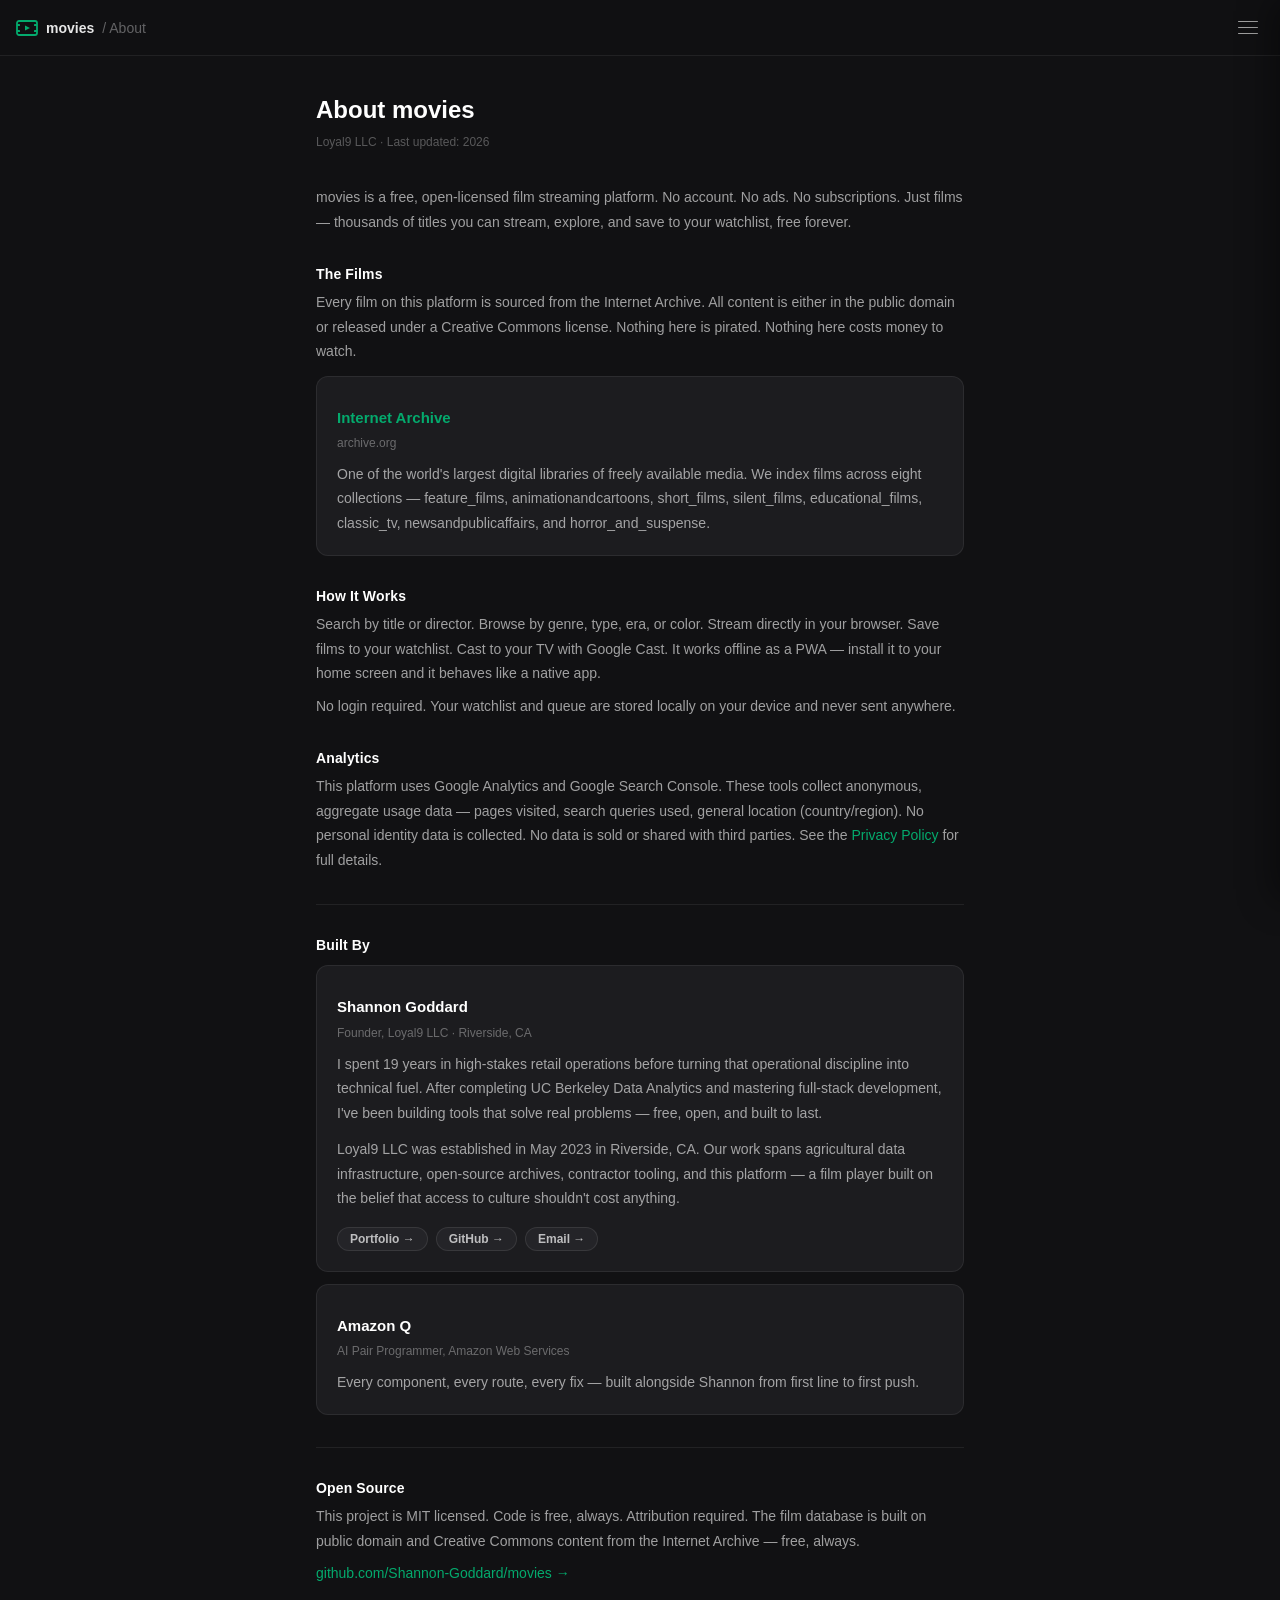
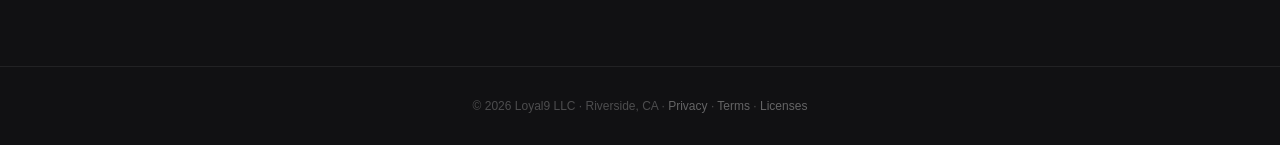
<file: about.html>
<!DOCTYPE html>
<html lang="en">
<head>
  <meta charset="UTF-8" />
  <meta name="viewport" content="width=device-width, initial-scale=1.0" />
  <title>About — movies by Loyal9</title>
  <meta name="description" content="movies is a free, open-licensed film streaming platform built on the Internet Archive. No account required, free forever. Built by Shannon Goddard, Loyal9 LLC." />
  <meta property="og:title" content="About — movies by Loyal9" />
  <meta property="og:description" content="Free, open-licensed films from the Internet Archive. No account, no ads, free forever." />
  <meta property="og:type" content="website" />
  <link rel="icon" href="/movies/icons/icon-192.png" type="image/png" />
  <style>
    *, *::before, *::after { box-sizing: border-box; margin: 0; padding: 0; }
    body { font-family: -apple-system, BlinkMacSystemFont, 'Segoe UI', sans-serif; background: #111113; color: #e5e5e5; min-height: 100vh; overflow-x: hidden; }
    a { color: #04AA6D; text-decoration: none; }
    a:hover { text-decoration: underline; }
    header { position: sticky; top: 0; z-index: 40; height: 56px; display: flex; align-items: center; justify-content: space-between; padding: 0 1rem; background: rgba(17,17,19,0.92); backdrop-filter: blur(16px); border-bottom: 1px solid rgba(255,255,255,0.07); }
    .wordmark { display: flex; align-items: center; gap: 8px; font-size: 0.875rem; font-weight: 600; color: rgba(255,255,255,0.9); text-decoration: none; }
    .wordmark span.sub { color: rgba(255,255,255,0.35); font-weight: 400; }
    main { max-width: 680px; margin: 0 auto; padding: 2.5rem 1rem 5rem; }
    h1 { font-size: 1.5rem; font-weight: 800; color: #fff; margin-bottom: 0.25rem; }
    .meta { font-size: 0.75rem; color: rgba(255,255,255,0.3); margin-bottom: 2rem; }
    h2 { font-size: 0.875rem; font-weight: 700; color: #fff; margin-top: 2rem; margin-bottom: 0.5rem; letter-spacing: 0.01em; }
    p { font-size: 0.875rem; color: rgba(255,255,255,0.6); line-height: 1.75; margin-top: 0.5rem; }
    .card { background: #1c1c1f; border: 1px solid rgba(255,255,255,0.07); border-radius: 0.75rem; padding: 1.25rem; margin-top: 0.75rem; }
    .card-title { font-size: 0.9375rem; font-weight: 700; color: #fff; }
    .card-sub { font-size: 0.75rem; color: rgba(255,255,255,0.35); margin-top: 0.125rem; }
    .pill-row { display: flex; flex-wrap: wrap; gap: 0.5rem; margin-top: 1rem; }
    .pill { font-size: 0.75rem; font-weight: 600; color: rgba(255,255,255,0.7); background: #242428; border: 1px solid rgba(255,255,255,0.09); border-radius: 9999px; padding: 0.25rem 0.75rem; text-decoration: none; }
    .pill:hover { color: #fff; text-decoration: none; border-color: rgba(255,255,255,0.2); }
    .divider { border: none; border-top: 1px solid rgba(255,255,255,0.07); margin: 2rem 0; }
    footer { text-align: center; padding: 2rem 1rem; font-size: 0.75rem; color: rgba(255,255,255,0.25); border-top: 1px solid rgba(255,255,255,0.07); }
    footer a { color: rgba(255,255,255,0.35); }
    #menuOverlay { display: none; position: fixed; inset: 0; background: rgba(0,0,0,0.5); backdrop-filter: blur(4px); z-index: 50; }
    #menuDrawer { position: fixed; top: 0; right: 0; height: 100%; width: 256px; background: #1c1c1f; border-left: 1px solid rgba(255,255,255,0.08); z-index: 51; display: flex; flex-direction: column; transform: translateX(100%); transition: transform 0.3s ease; box-shadow: -8px 0 32px rgba(0,0,0,0.4); }
    .drawer-header { display: flex; align-items: center; justify-content: space-between; padding: 1rem 1.25rem; border-bottom: 1px solid rgba(255,255,255,0.08); }
    .drawer-header span { font-size: 0.875rem; font-weight: 600; color: rgba(255,255,255,0.8); }
    .drawer-close { background: none; border: none; cursor: pointer; color: rgba(255,255,255,0.4); padding: 4px; }
    .drawer-close:hover { color: #fff; }
    .drawer-nav { flex: 1; padding: 0.75rem 0.5rem; overflow-y: auto; }
    .drawer-link { display: flex; align-items: center; gap: 0.75rem; padding: 0.625rem 1rem; border-radius: 0.5rem; font-size: 0.875rem; color: rgba(255,255,255,0.6); text-decoration: none; transition: background 0.15s, color 0.15s; }
    .drawer-link:hover { background: #242428; color: #fff; text-decoration: none; }
    .drawer-link.muted { color: rgba(255,255,255,0.35); }
    .drawer-divider { border: none; border-top: 1px solid rgba(255,255,255,0.07); margin: 0.5rem 0.5rem; }
    .drawer-footer { padding: 1rem; border-top: 1px solid rgba(255,255,255,0.07); }
    .beer-btn { display: flex; align-items: center; justify-content: center; gap: 0.5rem; width: 100%; padding: 0.625rem; border-radius: 0.5rem; font-size: 0.875rem; font-weight: 600; color: #04AA6D; background: rgba(4,170,109,0.12); border: 1px solid rgba(4,170,109,0.3); text-decoration: none; transition: opacity 0.15s; }
    .beer-btn:hover { opacity: 0.8; text-decoration: none; }
    .hamburger { background: none; border: none; cursor: pointer; display: flex; flex-direction: column; gap: 5px; padding: 6px; color: rgba(255,255,255,0.6); }
    .hamburger:hover { color: #fff; }
    .hamburger span { display: block; width: 20px; height: 1px; background: currentColor; border-radius: 1px; }
  </style>
</head>
<body>

  <header>
    <a href="/movies/" class="wordmark"><svg width="22" height="22" viewBox="0 0 22 22" fill="none" aria-hidden="true"><rect x="1" y="4" width="20" height="14" rx="2" stroke="#04AA6D" stroke-width="1.8"/><rect x="1" y="7" width="3" height="2" rx="0.5" fill="#04AA6D"/><rect x="1" y="13" width="3" height="2" rx="0.5" fill="#04AA6D"/><rect x="18" y="7" width="3" height="2" rx="0.5" fill="#04AA6D"/><rect x="18" y="13" width="3" height="2" rx="0.5" fill="#04AA6D"/><path d="M9 8.5l5 2.5-5 2.5V8.5z" fill="#04AA6D"/></svg> movies <span class="sub">/ About</span></a>
    <button class="hamburger" onclick="openMenu()" aria-label="Menu">
      <span></span><span></span><span></span>
    </button>
  </header>

  <div id="menuOverlay" onclick="closeMenu()"></div>
  <div id="menuDrawer">
    <div class="drawer-header">
      <span>Menu</span>
      <button class="drawer-close" onclick="closeMenu()" aria-label="Close">
        <svg width="18" height="18" viewBox="0 0 24 24" fill="none" stroke="currentColor" stroke-width="2" stroke-linecap="round"><line x1="18" y1="6" x2="6" y2="18"/><line x1="6" y1="6" x2="18" y2="18"/></svg>
      </button>
    </div>
    <nav class="drawer-nav">
      <a href="/movies/" class="drawer-link">Home</a>
      <a href="/movies/#/library" class="drawer-link">Watchlist</a>
      <a href="/movies/about.html" class="drawer-link">About</a>
      <hr class="drawer-divider" />
      <a href="/movies/privacy.html" class="drawer-link muted">Privacy Policy</a>
      <a href="/movies/terms.html" class="drawer-link muted">Terms of Service</a>
      <a href="/movies/licenses.html" class="drawer-link muted">Open Source Licenses</a>
      <hr class="drawer-divider" />
      <a href="https://github.com/Shannon-Goddard/movies" target="_blank" rel="noopener noreferrer" class="drawer-link muted">
        <svg width="15" height="15" viewBox="0 0 24 24" fill="currentColor"><path d="M12 2C6.477 2 2 6.484 2 12.017c0 4.425 2.865 8.18 6.839 9.504.5.092.682-.217.682-.483 0-.237-.008-.868-.013-1.703-2.782.605-3.369-1.343-3.369-1.343-.454-1.158-1.11-1.466-1.11-1.466-.908-.62.069-.608.069-.608 1.003.07 1.531 1.032 1.531 1.032.892 1.53 2.341 1.088 2.91.832.092-.647.35-1.088.636-1.338-2.22-.253-4.555-1.113-4.555-4.951 0-1.093.39-1.988 1.029-2.688-.103-.253-.446-1.272.098-2.65 0 0 .84-.27 2.75 1.026A9.564 9.564 0 0 1 12 6.844a9.59 9.59 0 0 1 2.504.337c1.909-1.296 2.747-1.027 2.747-1.027.546 1.379.202 2.398.1 2.651.64.7 1.028 1.595 1.028 2.688 0 3.848-2.339 4.695-4.566 4.943.359.309.678.92.678 1.855 0 1.338-.012 2.419-.012 2.747 0 .268.18.58.688.482A10.02 10.02 0 0 0 22 12.017C22 6.484 17.522 2 12 2z"/></svg>
        GitHub Repo
      </a>
    </nav>
    <div class="drawer-footer">
      <a href="https://www.buymeacoffee.com/goddardshannon9" target="_blank" rel="noopener noreferrer" class="beer-btn">
        <svg xmlns="http://www.w3.org/2000/svg" width="24" height="24" viewBox="0 0 24 24" fill="none" stroke="currentColor" stroke-width="2" stroke-linecap="round" stroke-linejoin="round">
          <path d="M6 8h12v10a4 4 0 0 1-4 4H10a4 4 0 0 1-4-4V8z" />
          <path d="M18 11h2a2 2 0 0 1 2 2v3a2 2 0 0 1-2 2h-2" />
          <path d="M6 8a3 3 0 0 1 3-3 4 4 0 0 1 6 0 3 3 0 0 1 3 3" />
          <line x1="10" y1="11" x2="10" y2="17" />
          <line x1="14" y1="11" x2="14" y2="17" />
        </svg>
        Buy the Dev a Beer
      </a>
    </div>
  </div>

  <main>
    <h1>About movies</h1>
    <p class="meta">Loyal9 LLC · Last updated: 2026</p>

    <p>movies is a free, open-licensed film streaming platform. No account. No ads. No subscriptions. Just films — <span id="about-total">…</span> titles you can stream, explore, and save to your watchlist, free forever.</p>

    <h2>The Films</h2>
    <p>Every film on this platform is sourced from the Internet Archive. All content is either in the public domain or released under a Creative Commons license. Nothing here is pirated. Nothing here costs money to watch.</p>

    <div class="card">
      <p class="card-title"><a href="https://archive.org" target="_blank" rel="noopener noreferrer">Internet Archive</a></p>
      <p class="card-sub">archive.org</p>
      <p>One of the world's largest digital libraries of freely available media. We index films across eight collections — feature_films, animationandcartoons, short_films, silent_films, educational_films, classic_tv, newsandpublicaffairs, and horror_and_suspense.</p>
    </div>

    <h2>How It Works</h2>
    <p>Search by title or director. Browse by genre, type, era, or color. Stream directly in your browser. Save films to your watchlist. Cast to your TV with Google Cast. It works offline as a PWA — install it to your home screen and it behaves like a native app.</p>
    <p>No login required. Your watchlist and queue are stored locally on your device and never sent anywhere.</p>

    <h2>Analytics</h2>
    <p>This platform uses Google Analytics and Google Search Console. These tools collect anonymous, aggregate usage data — pages visited, search queries used, general location (country/region). No personal identity data is collected. No data is sold or shared with third parties. See the <a href="/movies/privacy.html">Privacy Policy</a> for full details.</p>

    <hr class="divider" />

    <h2>Built By</h2>

    <div class="card">
      <p class="card-title">Shannon Goddard</p>
      <p class="card-sub">Founder, Loyal9 LLC · Riverside, CA</p>
      <p>I spent 19 years in high-stakes retail operations before turning that operational discipline into technical fuel. After completing UC Berkeley Data Analytics and mastering full-stack development, I've been building tools that solve real problems — free, open, and built to last.</p>
      <p style="margin-top:0.75rem">Loyal9 LLC was established in May 2023 in Riverside, CA. Our work spans agricultural data infrastructure, open-source archives, contractor tooling, and this platform — a film player built on the belief that access to culture shouldn't cost anything.</p>
      <div class="pill-row">
        <a href="https://shannon-goddard.loyal9.app" target="_blank" rel="noopener noreferrer" class="pill">Portfolio →</a>
        <a href="https://github.com/Shannon-Goddard" target="_blank" rel="noopener noreferrer" class="pill">GitHub →</a>
        <a href="mailto:shannon@loyal9.app" class="pill">Email →</a>
      </div>
    </div>

    <div class="card" style="margin-top:0.75rem">
      <p class="card-title">Amazon Q</p>
      <p class="card-sub">AI Pair Programmer, Amazon Web Services</p>
      <p>Every component, every route, every fix — built alongside Shannon from first line to first push.</p>
    </div>

    <hr class="divider" />

    <h2>Open Source</h2>
    <p>This project is MIT licensed. Code is free, always. Attribution required. The film database is built on public domain and Creative Commons content from the Internet Archive — free, always.</p>
    <p style="margin-top:0.5rem"><a href="https://github.com/Shannon-Goddard/movies" target="_blank" rel="noopener noreferrer">github.com/Shannon-Goddard/movies →</a></p>
  </main>

  <footer>
    © 2026 Loyal9 LLC · Riverside, CA ·
    <a href="/movies/privacy.html">Privacy</a> ·
    <a href="/movies/terms.html">Terms</a> ·
    <a href="/movies/licenses.html">Licenses</a>
  </footer>

  <script>
    function openMenu() {
      document.getElementById('menuOverlay').style.display = 'block';
      document.getElementById('menuDrawer').style.transform = 'translateX(0)';
    }
    function closeMenu() {
      document.getElementById('menuOverlay').style.display = 'none';
      document.getElementById('menuDrawer').style.transform = 'translateX(100%)';
    }
  </script>
  <script>
    fetch('https://3m0629omkh.execute-api.us-east-1.amazonaws.com/v1/stats')
      .then(r => r.json())
      .then(d => {
        const el = document.getElementById('about-total');
        if (el && d.total_films) el.textContent = d.total_films.toLocaleString();
      })
      .catch(() => {
        const el = document.getElementById('about-total');
        if (el) el.textContent = 'thousands of';
      });
  </script>
  <script type="application/ld+json">
  {
    "@context": "https://schema.org",
    "@type": "WebPage",
    "name": "About — movies by Loyal9",
    "url": "https://shannon-goddard.github.io/movies/about.html",
    "description": "movies is a free, open-licensed film streaming platform built on the Internet Archive. Built by Shannon Goddard, Loyal9 LLC, Riverside CA.",
    "author": { "@type": "Person", "name": "Shannon Goddard", "url": "https://shannon-goddard.loyal9.app" },
    "publisher": { "@type": "Organization", "name": "Loyal9 LLC", "url": "https://loyal9.app" }
  }
  </script>
</body>
</html>
</file>
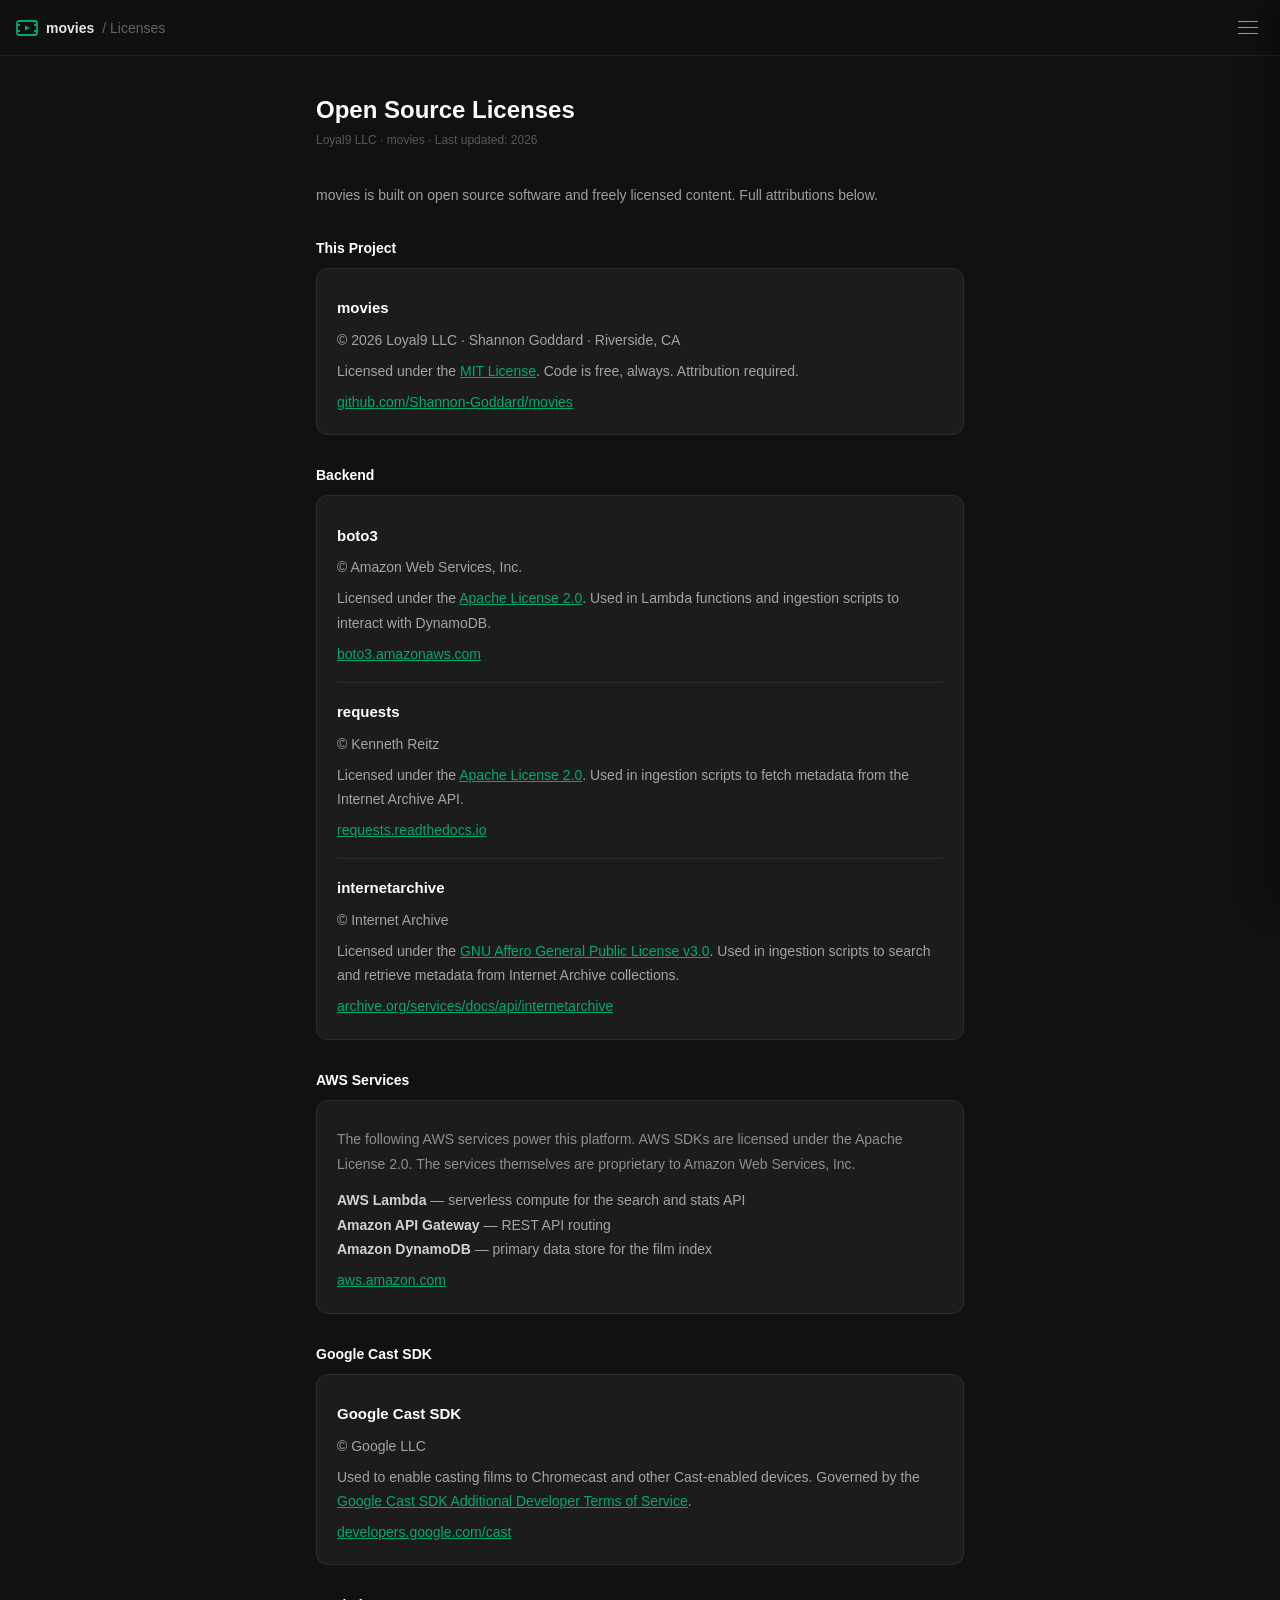
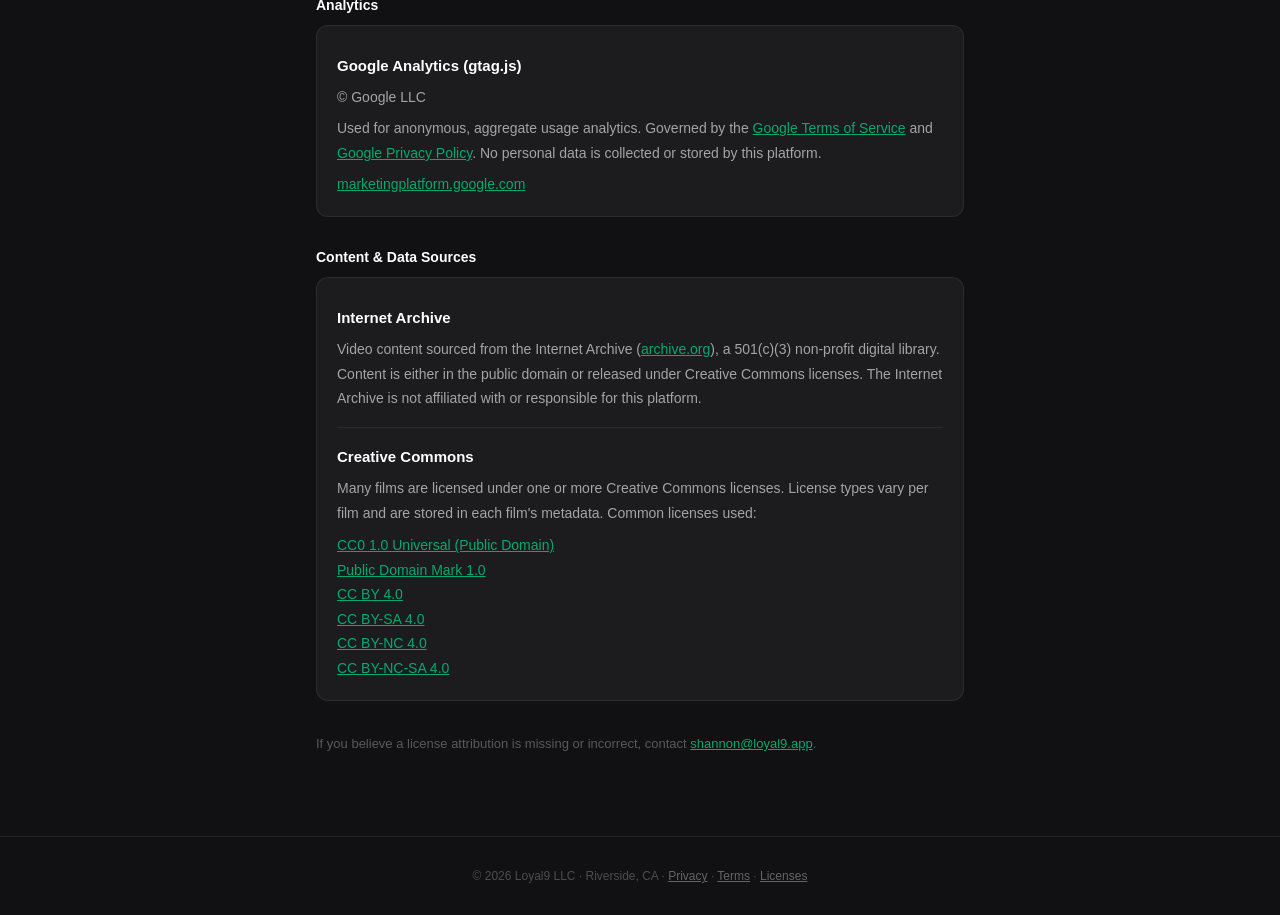
<file: licenses.html>
<!DOCTYPE html>
<html lang="en">
<head>
  <meta charset="UTF-8" />
  <meta name="viewport" content="width=device-width, initial-scale=1.0" />
  <title>Open Source Licenses — movies by Loyal9</title>
  <meta name="description" content="Open source licenses and attributions for the movies platform by Loyal9 LLC." />
  <meta property="og:title" content="Open Source Licenses — movies by Loyal9" />
  <meta property="og:type" content="website" />
  <link rel="icon" href="/movies/icons/icon-192.png" type="image/png" />
  <link rel="canonical" href="https://shannon-goddard.github.io/movies/licenses.html" />
  <style>
    *, *::before, *::after { box-sizing: border-box; margin: 0; padding: 0; }
    body { font-family: -apple-system, BlinkMacSystemFont, 'Segoe UI', sans-serif; background: #111113; color: #e5e5e5; min-height: 100vh; overflow-x: hidden; }
    a { color: #04AA6D; }
    a:hover { text-decoration: underline; }
    header { position: sticky; top: 0; z-index: 40; height: 56px; display: flex; align-items: center; justify-content: space-between; padding: 0 1rem; background: rgba(17,17,19,0.92); backdrop-filter: blur(16px); border-bottom: 1px solid rgba(255,255,255,0.07); }
    .wordmark { display: flex; align-items: center; gap: 8px; font-size: 0.875rem; font-weight: 600; color: rgba(255,255,255,0.9); text-decoration: none; }
    .wordmark span.sub { color: rgba(255,255,255,0.35); font-weight: 400; }
    main { max-width: 680px; margin: 0 auto; padding: 2.5rem 1rem 5rem; }
    h1 { font-size: 1.5rem; font-weight: 800; color: #fff; margin-bottom: 0.25rem; }
    .meta { font-size: 0.75rem; color: rgba(255,255,255,0.3); margin-bottom: 2rem; }
    h2 { font-size: 0.875rem; font-weight: 700; color: #fff; margin-top: 2rem; margin-bottom: 0.75rem; }
    p { font-size: 0.875rem; color: rgba(255,255,255,0.6); line-height: 1.75; margin-top: 0.4rem; }
    .card { background: #1c1c1f; border: 1px solid rgba(255,255,255,0.07); border-radius: 0.75rem; padding: 1.25rem; margin-bottom: 0.75rem; }
    .card-title { font-size: 0.9375rem; font-weight: 700; color: #fff; }
    .card-sub { font-size: 0.75rem; color: rgba(255,255,255,0.35); margin-top: 0.125rem; }
    .card-divider { border: none; border-top: 1px solid rgba(255,255,255,0.07); margin: 1rem 0; }
    footer { text-align: center; padding: 2rem 1rem; font-size: 0.75rem; color: rgba(255,255,255,0.25); border-top: 1px solid rgba(255,255,255,0.07); }
    footer a { color: rgba(255,255,255,0.35); }
    #menuOverlay { display: none; position: fixed; inset: 0; background: rgba(0,0,0,0.5); backdrop-filter: blur(4px); z-index: 50; }
    #menuDrawer { position: fixed; top: 0; right: 0; height: 100%; width: 256px; background: #1c1c1f; border-left: 1px solid rgba(255,255,255,0.08); z-index: 51; display: flex; flex-direction: column; transform: translateX(100%); transition: transform 0.3s ease; box-shadow: -8px 0 32px rgba(0,0,0,0.4); }
    .drawer-header { display: flex; align-items: center; justify-content: space-between; padding: 1rem 1.25rem; border-bottom: 1px solid rgba(255,255,255,0.08); }
    .drawer-header span { font-size: 0.875rem; font-weight: 600; color: rgba(255,255,255,0.8); }
    .drawer-close { background: none; border: none; cursor: pointer; color: rgba(255,255,255,0.4); padding: 4px; }
    .drawer-close:hover { color: #fff; }
    .drawer-nav { flex: 1; padding: 0.75rem 0.5rem; overflow-y: auto; }
    .drawer-link { display: flex; align-items: center; gap: 0.75rem; padding: 0.625rem 1rem; border-radius: 0.5rem; font-size: 0.875rem; color: rgba(255,255,255,0.6); text-decoration: none; transition: background 0.15s, color 0.15s; }
    .drawer-link:hover { background: #242428; color: #fff; text-decoration: none; }
    .drawer-link.muted { color: rgba(255,255,255,0.35); }
    .drawer-divider { border: none; border-top: 1px solid rgba(255,255,255,0.07); margin: 0.5rem; }
    .drawer-footer { padding: 1rem; border-top: 1px solid rgba(255,255,255,0.07); }
    .beer-btn { display: flex; align-items: center; justify-content: center; gap: 0.5rem; width: 100%; padding: 0.625rem; border-radius: 0.5rem; font-size: 0.875rem; font-weight: 600; color: #04AA6D; background: rgba(4,170,109,0.12); border: 1px solid rgba(4,170,109,0.3); text-decoration: none; transition: opacity 0.15s; }
    .beer-btn:hover { opacity: 0.8; text-decoration: none; }
    .hamburger { background: none; border: none; cursor: pointer; display: flex; flex-direction: column; gap: 5px; padding: 6px; color: rgba(255,255,255,0.6); }
    .hamburger:hover { color: #fff; }
    .hamburger span { display: block; width: 20px; height: 1px; background: currentColor; border-radius: 1px; }
  </style>
</head>
<body>

  <header>
    <a href="/movies/" class="wordmark"><svg width="22" height="22" viewBox="0 0 22 22" fill="none" aria-hidden="true"><rect x="1" y="4" width="20" height="14" rx="2" stroke="#04AA6D" stroke-width="1.8"/><rect x="1" y="7" width="3" height="2" rx="0.5" fill="#04AA6D"/><rect x="1" y="13" width="3" height="2" rx="0.5" fill="#04AA6D"/><rect x="18" y="7" width="3" height="2" rx="0.5" fill="#04AA6D"/><rect x="18" y="13" width="3" height="2" rx="0.5" fill="#04AA6D"/><path d="M9 8.5l5 2.5-5 2.5V8.5z" fill="#04AA6D"/></svg> movies <span class="sub">/ Licenses</span></a>
    <button class="hamburger" onclick="openMenu()" aria-label="Menu">
      <span></span><span></span><span></span>
    </button>
  </header>

  <div id="menuOverlay" onclick="closeMenu()"></div>
  <div id="menuDrawer">
    <div class="drawer-header">
      <span>Menu</span>
      <button class="drawer-close" onclick="closeMenu()" aria-label="Close">
        <svg width="18" height="18" viewBox="0 0 24 24" fill="none" stroke="currentColor" stroke-width="2" stroke-linecap="round"><line x1="18" y1="6" x2="6" y2="18"/><line x1="6" y1="6" x2="18" y2="18"/></svg>
      </button>
    </div>
    <nav class="drawer-nav">
      <a href="/movies/" class="drawer-link">Home</a>
      <a href="/movies/#/library" class="drawer-link">Watchlist</a>
      <a href="/movies/about.html" class="drawer-link">About</a>
      <hr class="drawer-divider" />
      <a href="/movies/privacy.html" class="drawer-link muted">Privacy Policy</a>
      <a href="/movies/terms.html" class="drawer-link muted">Terms of Service</a>
      <a href="/movies/licenses.html" class="drawer-link muted">Open Source Licenses</a>
      <hr class="drawer-divider" />
      <a href="https://github.com/Shannon-Goddard/movies" target="_blank" rel="noopener noreferrer" class="drawer-link muted">
        <svg width="15" height="15" viewBox="0 0 24 24" fill="currentColor"><path d="M12 2C6.477 2 2 6.484 2 12.017c0 4.425 2.865 8.18 6.839 9.504.5.092.682-.217.682-.483 0-.237-.008-.868-.013-1.703-2.782.605-3.369-1.343-3.369-1.343-.454-1.158-1.11-1.466-1.11-1.466-.908-.62.069-.608.069-.608 1.003.07 1.531 1.032 1.531 1.032.892 1.53 2.341 1.088 2.91.832.092-.647.35-1.088.636-1.338-2.22-.253-4.555-1.113-4.555-4.951 0-1.093.39-1.988 1.029-2.688-.103-.253-.446-1.272.098-2.65 0 0 .84-.27 2.75 1.026A9.564 9.564 0 0 1 12 6.844a9.59 9.59 0 0 1 2.504.337c1.909-1.296 2.747-1.027 2.747-1.027.546 1.379.202 2.398.1 2.651.64.7 1.028 1.595 1.028 2.688 0 3.848-2.339 4.695-4.566 4.943.359.309.678.92.678 1.855 0 1.338-.012 2.419-.012 2.747 0 .268.18.58.688.482A10.02 10.02 0 0 0 22 12.017C22 6.484 17.522 2 12 2z"/></svg>
        GitHub Repo
      </a>
    </nav>
    <div class="drawer-footer">
      <a href="https://www.buymeacoffee.com/goddardshannon9" target="_blank" rel="noopener noreferrer" class="beer-btn">
        <svg xmlns="http://www.w3.org/2000/svg" width="24" height="24" viewBox="0 0 24 24" fill="none" stroke="currentColor" stroke-width="2" stroke-linecap="round" stroke-linejoin="round">
          <path d="M6 8h12v10a4 4 0 0 1-4 4H10a4 4 0 0 1-4-4V8z" />
          <path d="M18 11h2a2 2 0 0 1 2 2v3a2 2 0 0 1-2 2h-2" />
          <path d="M6 8a3 3 0 0 1 3-3 4 4 0 0 1 6 0 3 3 0 0 1 3 3" />
          <line x1="10" y1="11" x2="10" y2="17" />
          <line x1="14" y1="11" x2="14" y2="17" />
        </svg>
        Buy the Dev a Beer
      </a>
    </div>
  </div>

  <main>
    <h1>Open Source Licenses</h1>
    <p class="meta">Loyal9 LLC · movies · Last updated: 2026</p>

    <p>movies is built on open source software and freely licensed content. Full attributions below.</p>

    <h2>This Project</h2>
    <div class="card">
      <p class="card-title">movies</p>
      <p>© 2026 Loyal9 LLC · Shannon Goddard · Riverside, CA</p>
      <p>Licensed under the <a href="https://opensource.org/licenses/MIT" target="_blank" rel="noopener noreferrer">MIT License</a>. Code is free, always. Attribution required.</p>
      <p><a href="https://github.com/Shannon-Goddard/movies" target="_blank" rel="noopener noreferrer">github.com/Shannon-Goddard/movies</a></p>
    </div>

    <h2>Backend</h2>
    <div class="card">
      <p class="card-title">boto3</p>
      <p>© Amazon Web Services, Inc.</p>
      <p>Licensed under the <a href="https://opensource.org/licenses/Apache-2.0" target="_blank" rel="noopener noreferrer">Apache License 2.0</a>. Used in Lambda functions and ingestion scripts to interact with DynamoDB.</p>
      <p><a href="https://boto3.amazonaws.com" target="_blank" rel="noopener noreferrer">boto3.amazonaws.com</a></p>
      <hr class="card-divider" />
      <p class="card-title">requests</p>
      <p>© Kenneth Reitz</p>
      <p>Licensed under the <a href="https://opensource.org/licenses/Apache-2.0" target="_blank" rel="noopener noreferrer">Apache License 2.0</a>. Used in ingestion scripts to fetch metadata from the Internet Archive API.</p>
      <p><a href="https://requests.readthedocs.io" target="_blank" rel="noopener noreferrer">requests.readthedocs.io</a></p>
      <hr class="card-divider" />
      <p class="card-title">internetarchive</p>
      <p>© Internet Archive</p>
      <p>Licensed under the <a href="https://opensource.org/licenses/AGPL-3.0" target="_blank" rel="noopener noreferrer">GNU Affero General Public License v3.0</a>. Used in ingestion scripts to search and retrieve metadata from Internet Archive collections.</p>
      <p><a href="https://archive.org/services/docs/api/internetarchive/" target="_blank" rel="noopener noreferrer">archive.org/services/docs/api/internetarchive</a></p>
    </div>

    <h2>AWS Services</h2>
    <div class="card">
      <p style="color:rgba(255,255,255,0.5)">The following AWS services power this platform. AWS SDKs are licensed under the Apache License 2.0. The services themselves are proprietary to Amazon Web Services, Inc.</p>
      <p style="margin-top:0.75rem">
        <strong style="color:rgba(255,255,255,0.8)">AWS Lambda</strong> — serverless compute for the search and stats API<br>
        <strong style="color:rgba(255,255,255,0.8)">Amazon API Gateway</strong> — REST API routing<br>
        <strong style="color:rgba(255,255,255,0.8)">Amazon DynamoDB</strong> — primary data store for the film index
      </p>
      <p><a href="https://aws.amazon.com" target="_blank" rel="noopener noreferrer">aws.amazon.com</a></p>
    </div>

    <h2>Google Cast SDK</h2>
    <div class="card">
      <p class="card-title">Google Cast SDK</p>
      <p>© Google LLC</p>
      <p>Used to enable casting films to Chromecast and other Cast-enabled devices. Governed by the <a href="https://developers.google.com/cast/docs/terms" target="_blank" rel="noopener noreferrer">Google Cast SDK Additional Developer Terms of Service</a>.</p>
      <p><a href="https://developers.google.com/cast" target="_blank" rel="noopener noreferrer">developers.google.com/cast</a></p>
    </div>

    <h2>Analytics</h2>
    <div class="card">
      <p class="card-title">Google Analytics (gtag.js)</p>
      <p>© Google LLC</p>
      <p>Used for anonymous, aggregate usage analytics. Governed by the <a href="https://policies.google.com/terms" target="_blank" rel="noopener noreferrer">Google Terms of Service</a> and <a href="https://policies.google.com/privacy" target="_blank" rel="noopener noreferrer">Google Privacy Policy</a>. No personal data is collected or stored by this platform.</p>
      <p><a href="https://marketingplatform.google.com/about/analytics/" target="_blank" rel="noopener noreferrer">marketingplatform.google.com</a></p>
    </div>

    <h2>Content & Data Sources</h2>
    <div class="card">
      <p class="card-title">Internet Archive</p>
      <p>Video content sourced from the Internet Archive (<a href="https://archive.org" target="_blank" rel="noopener noreferrer">archive.org</a>), a 501(c)(3) non-profit digital library. Content is either in the public domain or released under Creative Commons licenses. The Internet Archive is not affiliated with or responsible for this platform.</p>
      <hr class="card-divider" />
      <p class="card-title">Creative Commons</p>
      <p>Many films are licensed under one or more Creative Commons licenses. License types vary per film and are stored in each film's metadata. Common licenses used:</p>
      <p style="margin-top:0.5rem">
        <a href="https://creativecommons.org/publicdomain/zero/1.0/" target="_blank" rel="noopener noreferrer">CC0 1.0 Universal (Public Domain)</a><br>
        <a href="https://creativecommons.org/publicdomain/mark/1.0/" target="_blank" rel="noopener noreferrer">Public Domain Mark 1.0</a><br>
        <a href="https://creativecommons.org/licenses/by/4.0/" target="_blank" rel="noopener noreferrer">CC BY 4.0</a><br>
        <a href="https://creativecommons.org/licenses/by-sa/4.0/" target="_blank" rel="noopener noreferrer">CC BY-SA 4.0</a><br>
        <a href="https://creativecommons.org/licenses/by-nc/4.0/" target="_blank" rel="noopener noreferrer">CC BY-NC 4.0</a><br>
        <a href="https://creativecommons.org/licenses/by-nc-sa/4.0/" target="_blank" rel="noopener noreferrer">CC BY-NC-SA 4.0</a>
      </p>
    </div>

    <p style="margin-top:2rem;font-size:0.8125rem;color:rgba(255,255,255,0.3)">If you believe a license attribution is missing or incorrect, contact <a href="mailto:shannon@loyal9.app">shannon@loyal9.app</a>.</p>
  </main>

  <footer>
    © 2026 Loyal9 LLC · Riverside, CA ·
    <a href="/movies/privacy.html">Privacy</a> ·
    <a href="/movies/terms.html">Terms</a> ·
    <a href="/movies/licenses.html">Licenses</a>
  </footer>

  <script>
    function openMenu() {
      document.getElementById('menuOverlay').style.display = 'block';
      document.getElementById('menuDrawer').style.transform = 'translateX(0)';
    }
    function closeMenu() {
      document.getElementById('menuOverlay').style.display = 'none';
      document.getElementById('menuDrawer').style.transform = 'translateX(100%)';
    }
  </script>
  <script type="application/ld+json">
  { "@context": "https://schema.org", "@type": "WebPage", "name": "Open Source Licenses — movies by Loyal9", "url": "https://shannon-goddard.github.io/movies/licenses.html" }
  </script>
</body>
</html>
</file>
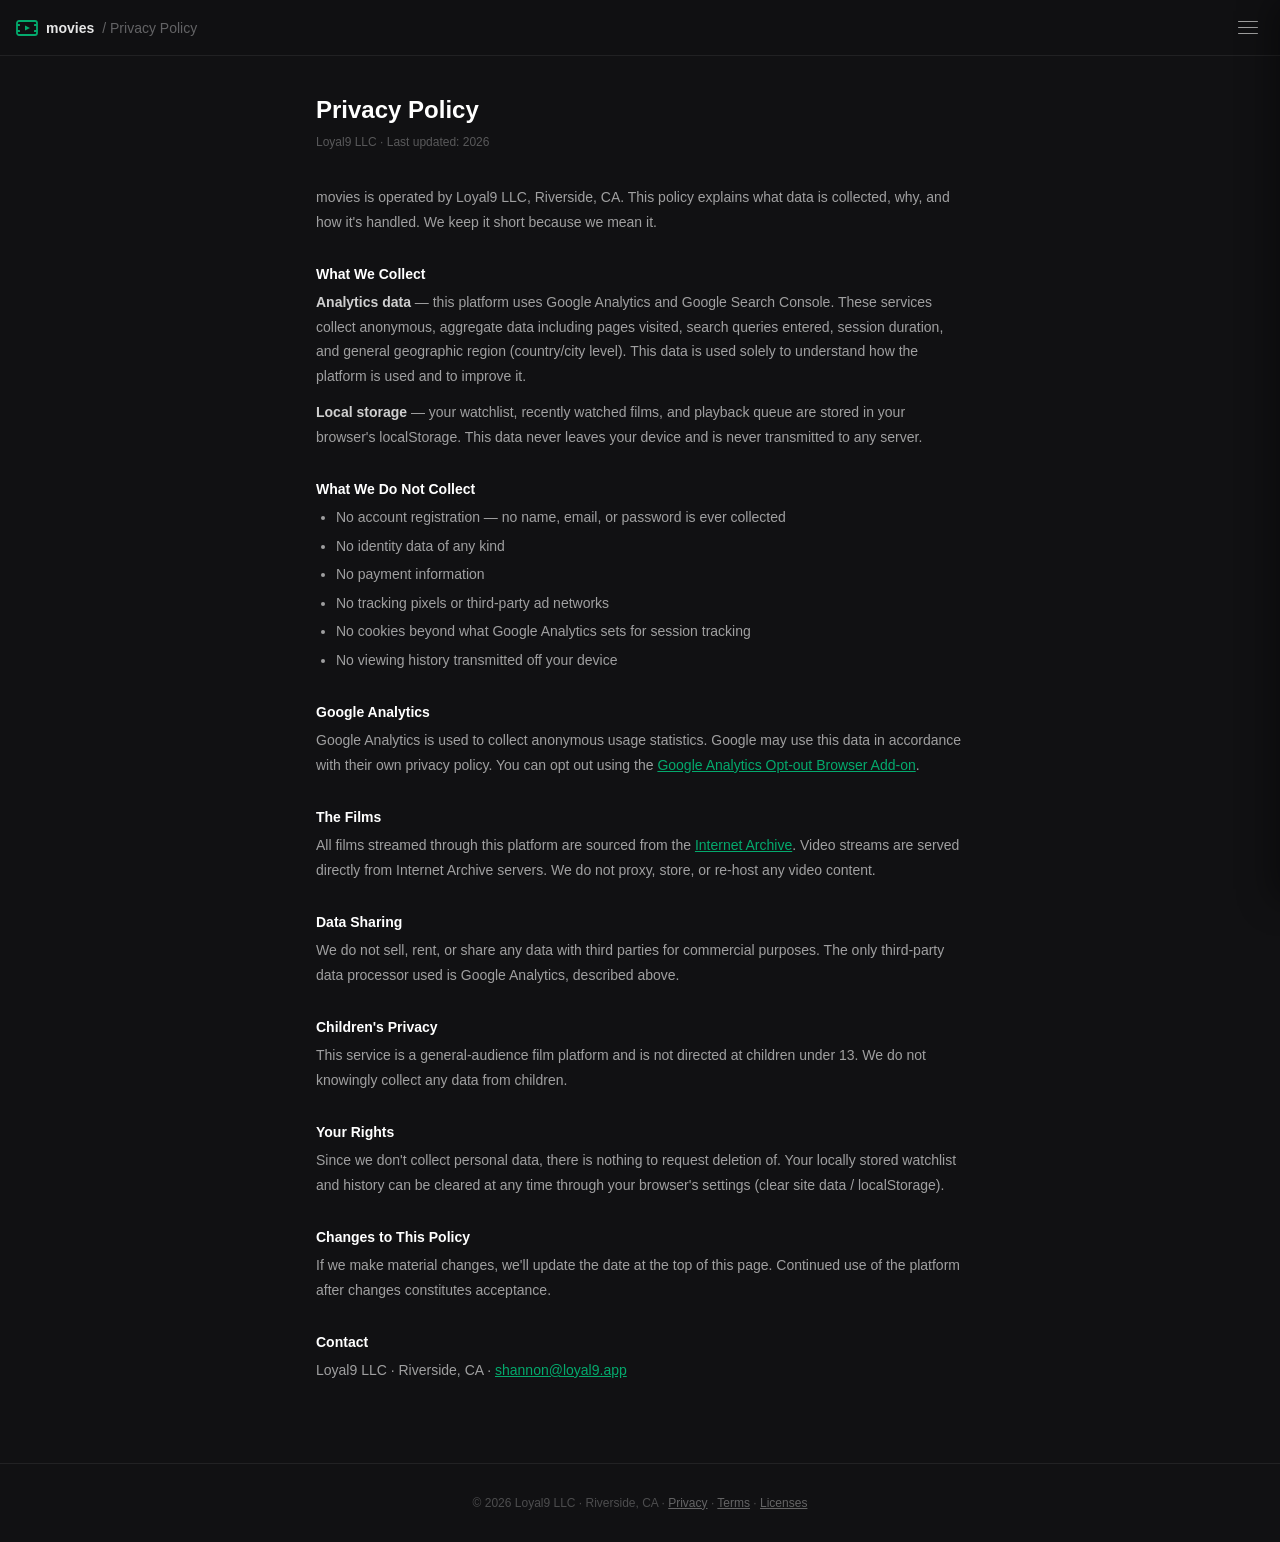
<file: privacy.html>
<!DOCTYPE html>
<html lang="en">
<head>
  <meta charset="UTF-8" />
  <meta name="viewport" content="width=device-width, initial-scale=1.0" />
  <title>Privacy Policy — movies by Loyal9</title>
  <meta name="description" content="Privacy Policy for the movies platform by Loyal9 LLC. We don't sell your data. We don't collect identity data. Free films, free forever." />
  <meta property="og:title" content="Privacy Policy — movies by Loyal9" />
  <meta property="og:type" content="website" />
  <link rel="icon" href="/movies/icons/icon-192.png" type="image/png" />
  <link rel="canonical" href="https://shannon-goddard.github.io/movies/privacy.html" />
  <style>
    *, *::before, *::after { box-sizing: border-box; margin: 0; padding: 0; }
    body { font-family: -apple-system, BlinkMacSystemFont, 'Segoe UI', sans-serif; background: #111113; color: #e5e5e5; min-height: 100vh; overflow-x: hidden; }
    a { color: #04AA6D; }
    a:hover { text-decoration: underline; }
    header { position: sticky; top: 0; z-index: 40; height: 56px; display: flex; align-items: center; justify-content: space-between; padding: 0 1rem; background: rgba(17,17,19,0.92); backdrop-filter: blur(16px); border-bottom: 1px solid rgba(255,255,255,0.07); }
    .wordmark { display: flex; align-items: center; gap: 8px; font-size: 0.875rem; font-weight: 600; color: rgba(255,255,255,0.9); text-decoration: none; }
    .wordmark span.sub { color: rgba(255,255,255,0.35); font-weight: 400; }
    main { max-width: 680px; margin: 0 auto; padding: 2.5rem 1rem 5rem; }
    h1 { font-size: 1.5rem; font-weight: 800; color: #fff; margin-bottom: 0.25rem; }
    .meta { font-size: 0.75rem; color: rgba(255,255,255,0.3); margin-bottom: 2rem; }
    h2 { font-size: 0.875rem; font-weight: 700; color: #fff; margin-top: 2rem; margin-bottom: 0.5rem; }
    p { font-size: 0.875rem; color: rgba(255,255,255,0.6); line-height: 1.75; margin-top: 0.5rem; }
    ul { padding-left: 1.25rem; margin-top: 0.5rem; }
    li { font-size: 0.875rem; color: rgba(255,255,255,0.6); line-height: 1.75; margin-bottom: 0.25rem; }
    footer { text-align: center; padding: 2rem 1rem; font-size: 0.75rem; color: rgba(255,255,255,0.25); border-top: 1px solid rgba(255,255,255,0.07); }
    footer a { color: rgba(255,255,255,0.35); }
    #menuOverlay { display: none; position: fixed; inset: 0; background: rgba(0,0,0,0.5); backdrop-filter: blur(4px); z-index: 50; }
    #menuDrawer { position: fixed; top: 0; right: 0; height: 100%; width: 256px; background: #1c1c1f; border-left: 1px solid rgba(255,255,255,0.08); z-index: 51; display: flex; flex-direction: column; transform: translateX(100%); transition: transform 0.3s ease; box-shadow: -8px 0 32px rgba(0,0,0,0.4); }
    .drawer-header { display: flex; align-items: center; justify-content: space-between; padding: 1rem 1.25rem; border-bottom: 1px solid rgba(255,255,255,0.08); }
    .drawer-header span { font-size: 0.875rem; font-weight: 600; color: rgba(255,255,255,0.8); }
    .drawer-close { background: none; border: none; cursor: pointer; color: rgba(255,255,255,0.4); padding: 4px; }
    .drawer-close:hover { color: #fff; }
    .drawer-nav { flex: 1; padding: 0.75rem 0.5rem; overflow-y: auto; }
    .drawer-link { display: flex; align-items: center; gap: 0.75rem; padding: 0.625rem 1rem; border-radius: 0.5rem; font-size: 0.875rem; color: rgba(255,255,255,0.6); text-decoration: none; transition: background 0.15s, color 0.15s; }
    .drawer-link:hover { background: #242428; color: #fff; text-decoration: none; }
    .drawer-link.muted { color: rgba(255,255,255,0.35); }
    .drawer-divider { border: none; border-top: 1px solid rgba(255,255,255,0.07); margin: 0.5rem; }
    .drawer-footer { padding: 1rem; border-top: 1px solid rgba(255,255,255,0.07); }
    .beer-btn { display: flex; align-items: center; justify-content: center; gap: 0.5rem; width: 100%; padding: 0.625rem; border-radius: 0.5rem; font-size: 0.875rem; font-weight: 600; color: #04AA6D; background: rgba(4,170,109,0.12); border: 1px solid rgba(4,170,109,0.3); text-decoration: none; transition: opacity 0.15s; }
    .beer-btn:hover { opacity: 0.8; text-decoration: none; }
    .hamburger { background: none; border: none; cursor: pointer; display: flex; flex-direction: column; gap: 5px; padding: 6px; color: rgba(255,255,255,0.6); }
    .hamburger:hover { color: #fff; }
    .hamburger span { display: block; width: 20px; height: 1px; background: currentColor; border-radius: 1px; }
  </style>
</head>
<body>

  <header>
    <a href="/movies/" class="wordmark"><svg width="22" height="22" viewBox="0 0 22 22" fill="none" aria-hidden="true"><rect x="1" y="4" width="20" height="14" rx="2" stroke="#04AA6D" stroke-width="1.8"/><rect x="1" y="7" width="3" height="2" rx="0.5" fill="#04AA6D"/><rect x="1" y="13" width="3" height="2" rx="0.5" fill="#04AA6D"/><rect x="18" y="7" width="3" height="2" rx="0.5" fill="#04AA6D"/><rect x="18" y="13" width="3" height="2" rx="0.5" fill="#04AA6D"/><path d="M9 8.5l5 2.5-5 2.5V8.5z" fill="#04AA6D"/></svg> movies <span class="sub">/ Privacy Policy</span></a>
    <button class="hamburger" onclick="openMenu()" aria-label="Menu">
      <span></span><span></span><span></span>
    </button>
  </header>

  <div id="menuOverlay" onclick="closeMenu()"></div>
  <div id="menuDrawer">
    <div class="drawer-header">
      <span>Menu</span>
      <button class="drawer-close" onclick="closeMenu()" aria-label="Close">
        <svg width="18" height="18" viewBox="0 0 24 24" fill="none" stroke="currentColor" stroke-width="2" stroke-linecap="round"><line x1="18" y1="6" x2="6" y2="18"/><line x1="6" y1="6" x2="18" y2="18"/></svg>
      </button>
    </div>
    <nav class="drawer-nav">
      <a href="/movies/" class="drawer-link">Home</a>
      <a href="/movies/#/library" class="drawer-link">Watchlist</a>
      <a href="/movies/about.html" class="drawer-link">About</a>
      <hr class="drawer-divider" />
      <a href="/movies/privacy.html" class="drawer-link muted">Privacy Policy</a>
      <a href="/movies/terms.html" class="drawer-link muted">Terms of Service</a>
      <a href="/movies/licenses.html" class="drawer-link muted">Open Source Licenses</a>
      <hr class="drawer-divider" />
      <a href="https://github.com/Shannon-Goddard/movies" target="_blank" rel="noopener noreferrer" class="drawer-link muted">
        <svg width="15" height="15" viewBox="0 0 24 24" fill="currentColor"><path d="M12 2C6.477 2 2 6.484 2 12.017c0 4.425 2.865 8.18 6.839 9.504.5.092.682-.217.682-.483 0-.237-.008-.868-.013-1.703-2.782.605-3.369-1.343-3.369-1.343-.454-1.158-1.11-1.466-1.11-1.466-.908-.62.069-.608.069-.608 1.003.07 1.531 1.032 1.531 1.032.892 1.53 2.341 1.088 2.91.832.092-.647.35-1.088.636-1.338-2.22-.253-4.555-1.113-4.555-4.951 0-1.093.39-1.988 1.029-2.688-.103-.253-.446-1.272.098-2.65 0 0 .84-.27 2.75 1.026A9.564 9.564 0 0 1 12 6.844a9.59 9.59 0 0 1 2.504.337c1.909-1.296 2.747-1.027 2.747-1.027.546 1.379.202 2.398.1 2.651.64.7 1.028 1.595 1.028 2.688 0 3.848-2.339 4.695-4.566 4.943.359.309.678.92.678 1.855 0 1.338-.012 2.419-.012 2.747 0 .268.18.58.688.482A10.02 10.02 0 0 0 22 12.017C22 6.484 17.522 2 12 2z"/></svg>
        GitHub Repo
      </a>
    </nav>
    <div class="drawer-footer">
      <a href="https://www.buymeacoffee.com/goddardshannon9" target="_blank" rel="noopener noreferrer" class="beer-btn">
        <svg xmlns="http://www.w3.org/2000/svg" width="24" height="24" viewBox="0 0 24 24" fill="none" stroke="currentColor" stroke-width="2" stroke-linecap="round" stroke-linejoin="round">
          <path d="M6 8h12v10a4 4 0 0 1-4 4H10a4 4 0 0 1-4-4V8z" />
          <path d="M18 11h2a2 2 0 0 1 2 2v3a2 2 0 0 1-2 2h-2" />
          <path d="M6 8a3 3 0 0 1 3-3 4 4 0 0 1 6 0 3 3 0 0 1 3 3" />
          <line x1="10" y1="11" x2="10" y2="17" />
          <line x1="14" y1="11" x2="14" y2="17" />
        </svg>
        Buy the Dev a Beer
      </a>
    </div>
  </div>

  <main>
    <h1>Privacy Policy</h1>
    <p class="meta">Loyal9 LLC · Last updated: 2026</p>

    <p>movies is operated by Loyal9 LLC, Riverside, CA. This policy explains what data is collected, why, and how it's handled. We keep it short because we mean it.</p>

    <h2>What We Collect</h2>
    <p><strong style="color:rgba(255,255,255,0.8)">Analytics data</strong> — this platform uses Google Analytics and Google Search Console. These services collect anonymous, aggregate data including pages visited, search queries entered, session duration, and general geographic region (country/city level). This data is used solely to understand how the platform is used and to improve it.</p>
    <p style="margin-top:0.75rem"><strong style="color:rgba(255,255,255,0.8)">Local storage</strong> — your watchlist, recently watched films, and playback queue are stored in your browser's localStorage. This data never leaves your device and is never transmitted to any server.</p>

    <h2>What We Do Not Collect</h2>
    <ul>
      <li>No account registration — no name, email, or password is ever collected</li>
      <li>No identity data of any kind</li>
      <li>No payment information</li>
      <li>No tracking pixels or third-party ad networks</li>
      <li>No cookies beyond what Google Analytics sets for session tracking</li>
      <li>No viewing history transmitted off your device</li>
    </ul>

    <h2>Google Analytics</h2>
    <p>Google Analytics is used to collect anonymous usage statistics. Google may use this data in accordance with their own privacy policy. You can opt out using the <a href="https://tools.google.com/dlpage/gaoptout" target="_blank" rel="noopener noreferrer">Google Analytics Opt-out Browser Add-on</a>.</p>

    <h2>The Films</h2>
    <p>All films streamed through this platform are sourced from the <a href="https://archive.org" target="_blank" rel="noopener noreferrer">Internet Archive</a>. Video streams are served directly from Internet Archive servers. We do not proxy, store, or re-host any video content.</p>

    <h2>Data Sharing</h2>
    <p>We do not sell, rent, or share any data with third parties for commercial purposes. The only third-party data processor used is Google Analytics, described above.</p>

    <h2>Children's Privacy</h2>
    <p>This service is a general-audience film platform and is not directed at children under 13. We do not knowingly collect any data from children.</p>

    <h2>Your Rights</h2>
    <p>Since we don't collect personal data, there is nothing to request deletion of. Your locally stored watchlist and history can be cleared at any time through your browser's settings (clear site data / localStorage).</p>

    <h2>Changes to This Policy</h2>
    <p>If we make material changes, we'll update the date at the top of this page. Continued use of the platform after changes constitutes acceptance.</p>

    <h2>Contact</h2>
    <p>Loyal9 LLC · Riverside, CA · <a href="mailto:shannon@loyal9.app">shannon@loyal9.app</a></p>
  </main>

  <footer>
    © 2026 Loyal9 LLC · Riverside, CA ·
    <a href="/movies/privacy.html">Privacy</a> ·
    <a href="/movies/terms.html">Terms</a> ·
    <a href="/movies/licenses.html">Licenses</a>
  </footer>

  <script>
    function openMenu() {
      document.getElementById('menuOverlay').style.display = 'block';
      document.getElementById('menuDrawer').style.transform = 'translateX(0)';
    }
    function closeMenu() {
      document.getElementById('menuOverlay').style.display = 'none';
      document.getElementById('menuDrawer').style.transform = 'translateX(100%)';
    }
  </script>
  <script type="application/ld+json">
  { "@context": "https://schema.org", "@type": "WebPage", "name": "Privacy Policy — movies by Loyal9", "url": "https://shannon-goddard.github.io/movies/privacy.html" }
  </script>
</body>
</html>
</file>
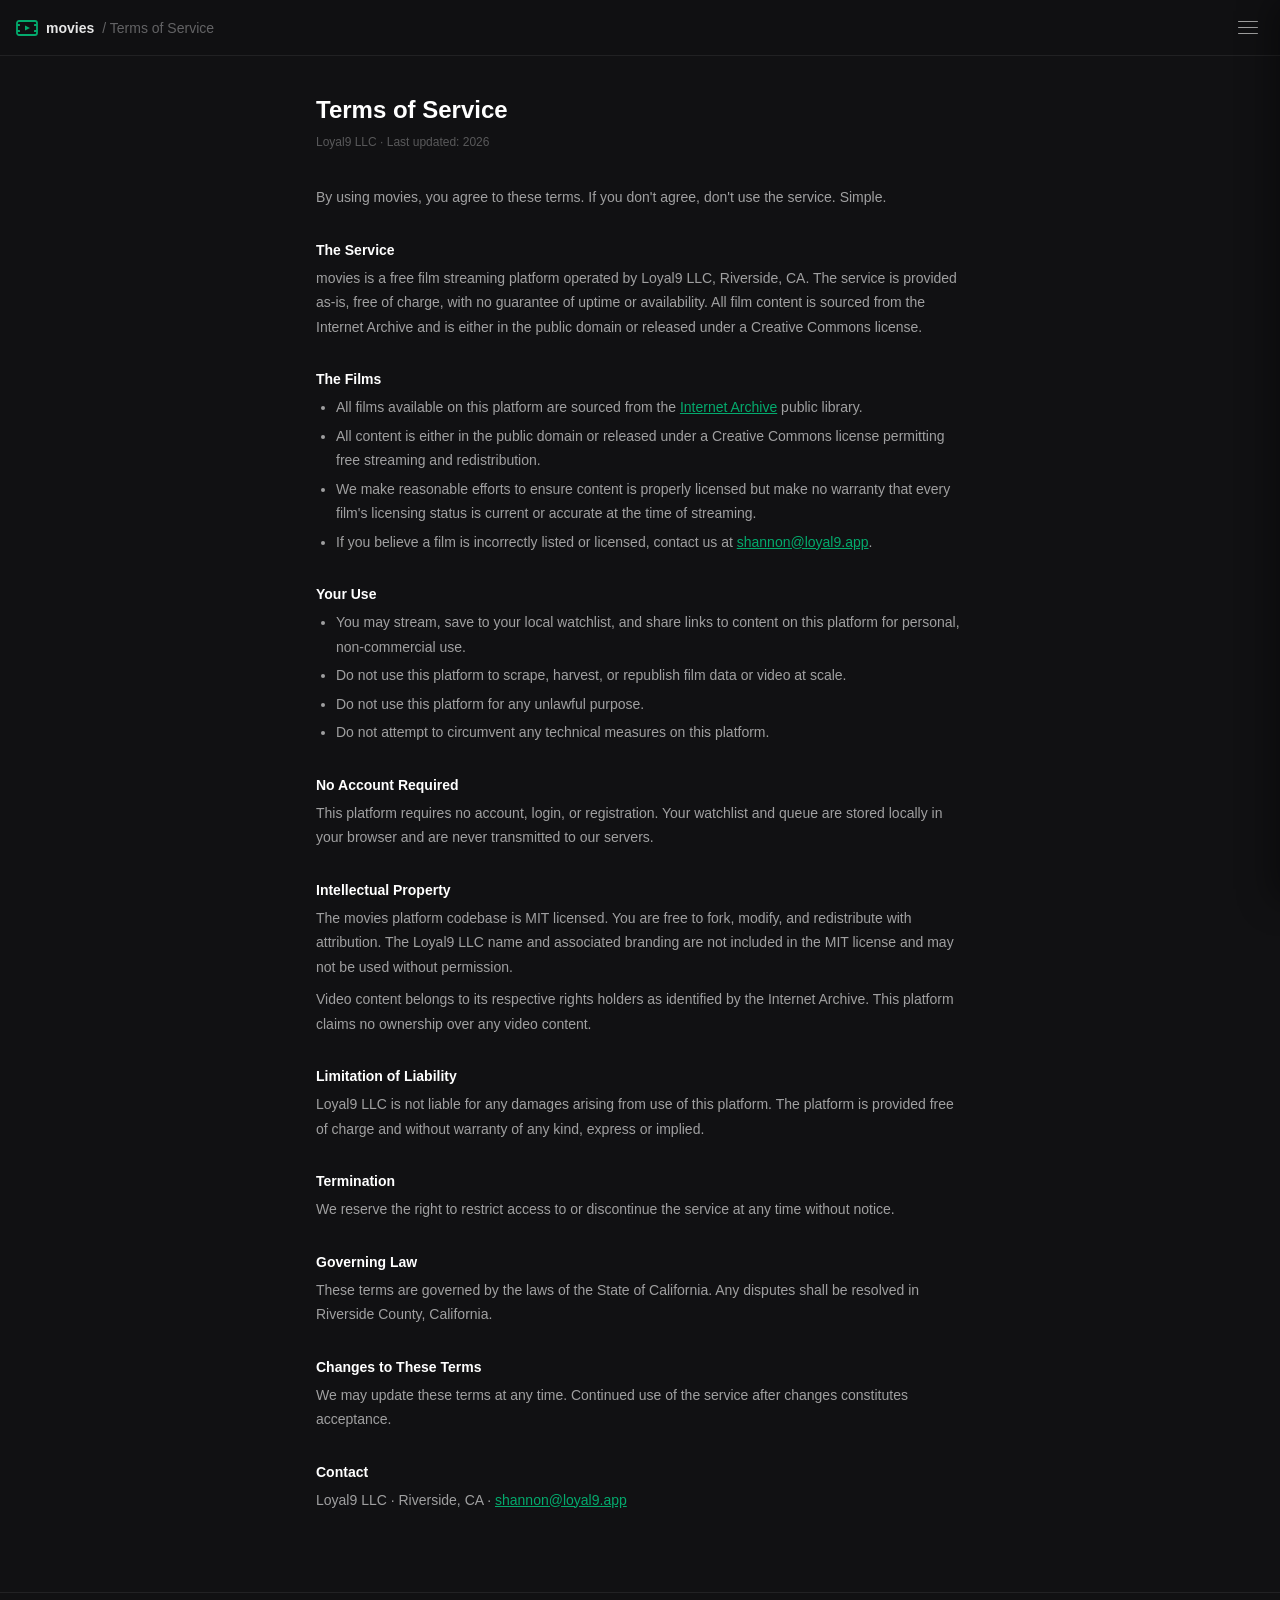
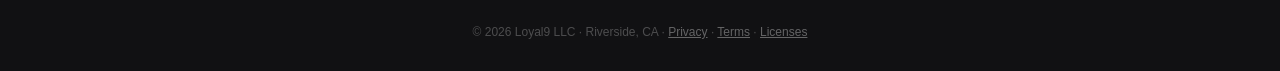
<file: terms.html>
<!DOCTYPE html>
<html lang="en">
<head>
  <meta charset="UTF-8" />
  <meta name="viewport" content="width=device-width, initial-scale=1.0" />
  <title>Terms of Service — movies by Loyal9</title>
  <meta name="description" content="Terms of Service for the movies platform by Loyal9 LLC. Free films, as-is, no warranties." />
  <meta property="og:title" content="Terms of Service — movies by Loyal9" />
  <meta property="og:type" content="website" />
  <link rel="icon" href="/movies/icons/icon-192.png" type="image/png" />
  <link rel="canonical" href="https://shannon-goddard.github.io/movies/terms.html" />
  <style>
    *, *::before, *::after { box-sizing: border-box; margin: 0; padding: 0; }
    body { font-family: -apple-system, BlinkMacSystemFont, 'Segoe UI', sans-serif; background: #111113; color: #e5e5e5; min-height: 100vh; overflow-x: hidden; }
    a { color: #04AA6D; }
    a:hover { text-decoration: underline; }
    header { position: sticky; top: 0; z-index: 40; height: 56px; display: flex; align-items: center; justify-content: space-between; padding: 0 1rem; background: rgba(17,17,19,0.92); backdrop-filter: blur(16px); border-bottom: 1px solid rgba(255,255,255,0.07); }
    .wordmark { display: flex; align-items: center; gap: 8px; font-size: 0.875rem; font-weight: 600; color: rgba(255,255,255,0.9); text-decoration: none; }
    .wordmark span.sub { color: rgba(255,255,255,0.35); font-weight: 400; }
    main { max-width: 680px; margin: 0 auto; padding: 2.5rem 1rem 5rem; }
    h1 { font-size: 1.5rem; font-weight: 800; color: #fff; margin-bottom: 0.25rem; }
    .meta { font-size: 0.75rem; color: rgba(255,255,255,0.3); margin-bottom: 2rem; }
    h2 { font-size: 0.875rem; font-weight: 700; color: #fff; margin-top: 2rem; margin-bottom: 0.5rem; }
    p { font-size: 0.875rem; color: rgba(255,255,255,0.6); line-height: 1.75; margin-top: 0.5rem; }
    ul { padding-left: 1.25rem; margin-top: 0.5rem; }
    li { font-size: 0.875rem; color: rgba(255,255,255,0.6); line-height: 1.75; margin-bottom: 0.25rem; }
    footer { text-align: center; padding: 2rem 1rem; font-size: 0.75rem; color: rgba(255,255,255,0.25); border-top: 1px solid rgba(255,255,255,0.07); }
    footer a { color: rgba(255,255,255,0.35); }
    #menuOverlay { display: none; position: fixed; inset: 0; background: rgba(0,0,0,0.5); backdrop-filter: blur(4px); z-index: 50; }
    #menuDrawer { position: fixed; top: 0; right: 0; height: 100%; width: 256px; background: #1c1c1f; border-left: 1px solid rgba(255,255,255,0.08); z-index: 51; display: flex; flex-direction: column; transform: translateX(100%); transition: transform 0.3s ease; box-shadow: -8px 0 32px rgba(0,0,0,0.4); }
    .drawer-header { display: flex; align-items: center; justify-content: space-between; padding: 1rem 1.25rem; border-bottom: 1px solid rgba(255,255,255,0.08); }
    .drawer-header span { font-size: 0.875rem; font-weight: 600; color: rgba(255,255,255,0.8); }
    .drawer-close { background: none; border: none; cursor: pointer; color: rgba(255,255,255,0.4); padding: 4px; }
    .drawer-close:hover { color: #fff; }
    .drawer-nav { flex: 1; padding: 0.75rem 0.5rem; overflow-y: auto; }
    .drawer-link { display: flex; align-items: center; gap: 0.75rem; padding: 0.625rem 1rem; border-radius: 0.5rem; font-size: 0.875rem; color: rgba(255,255,255,0.6); text-decoration: none; transition: background 0.15s, color 0.15s; }
    .drawer-link:hover { background: #242428; color: #fff; text-decoration: none; }
    .drawer-link.muted { color: rgba(255,255,255,0.35); }
    .drawer-divider { border: none; border-top: 1px solid rgba(255,255,255,0.07); margin: 0.5rem; }
    .drawer-footer { padding: 1rem; border-top: 1px solid rgba(255,255,255,0.07); }
    .beer-btn { display: flex; align-items: center; justify-content: center; gap: 0.5rem; width: 100%; padding: 0.625rem; border-radius: 0.5rem; font-size: 0.875rem; font-weight: 600; color: #04AA6D; background: rgba(4,170,109,0.12); border: 1px solid rgba(4,170,109,0.3); text-decoration: none; transition: opacity 0.15s; }
    .beer-btn:hover { opacity: 0.8; text-decoration: none; }
    .hamburger { background: none; border: none; cursor: pointer; display: flex; flex-direction: column; gap: 5px; padding: 6px; color: rgba(255,255,255,0.6); }
    .hamburger:hover { color: #fff; }
    .hamburger span { display: block; width: 20px; height: 1px; background: currentColor; border-radius: 1px; }
  </style>
</head>
<body>

  <header>
    <a href="/movies/" class="wordmark"><svg width="22" height="22" viewBox="0 0 22 22" fill="none" aria-hidden="true"><rect x="1" y="4" width="20" height="14" rx="2" stroke="#04AA6D" stroke-width="1.8"/><rect x="1" y="7" width="3" height="2" rx="0.5" fill="#04AA6D"/><rect x="1" y="13" width="3" height="2" rx="0.5" fill="#04AA6D"/><rect x="18" y="7" width="3" height="2" rx="0.5" fill="#04AA6D"/><rect x="18" y="13" width="3" height="2" rx="0.5" fill="#04AA6D"/><path d="M9 8.5l5 2.5-5 2.5V8.5z" fill="#04AA6D"/></svg> movies <span class="sub">/ Terms of Service</span></a>
    <button class="hamburger" onclick="openMenu()" aria-label="Menu">
      <span></span><span></span><span></span>
    </button>
  </header>

  <div id="menuOverlay" onclick="closeMenu()"></div>
  <div id="menuDrawer">
    <div class="drawer-header">
      <span>Menu</span>
      <button class="drawer-close" onclick="closeMenu()" aria-label="Close">
        <svg width="18" height="18" viewBox="0 0 24 24" fill="none" stroke="currentColor" stroke-width="2" stroke-linecap="round"><line x1="18" y1="6" x2="6" y2="18"/><line x1="6" y1="6" x2="18" y2="18"/></svg>
      </button>
    </div>
    <nav class="drawer-nav">
      <a href="/movies/" class="drawer-link">Home</a>
      <a href="/movies/#/library" class="drawer-link">Watchlist</a>
      <a href="/movies/about.html" class="drawer-link">About</a>
      <hr class="drawer-divider" />
      <a href="/movies/privacy.html" class="drawer-link muted">Privacy Policy</a>
      <a href="/movies/terms.html" class="drawer-link muted">Terms of Service</a>
      <a href="/movies/licenses.html" class="drawer-link muted">Open Source Licenses</a>
      <hr class="drawer-divider" />
      <a href="https://github.com/Shannon-Goddard/movies" target="_blank" rel="noopener noreferrer" class="drawer-link muted">
        <svg width="15" height="15" viewBox="0 0 24 24" fill="currentColor"><path d="M12 2C6.477 2 2 6.484 2 12.017c0 4.425 2.865 8.18 6.839 9.504.5.092.682-.217.682-.483 0-.237-.008-.868-.013-1.703-2.782.605-3.369-1.343-3.369-1.343-.454-1.158-1.11-1.466-1.11-1.466-.908-.62.069-.608.069-.608 1.003.07 1.531 1.032 1.531 1.032.892 1.53 2.341 1.088 2.91.832.092-.647.35-1.088.636-1.338-2.22-.253-4.555-1.113-4.555-4.951 0-1.093.39-1.988 1.029-2.688-.103-.253-.446-1.272.098-2.65 0 0 .84-.27 2.75 1.026A9.564 9.564 0 0 1 12 6.844a9.59 9.59 0 0 1 2.504.337c1.909-1.296 2.747-1.027 2.747-1.027.546 1.379.202 2.398.1 2.651.64.7 1.028 1.595 1.028 2.688 0 3.848-2.339 4.695-4.566 4.943.359.309.678.92.678 1.855 0 1.338-.012 2.419-.012 2.747 0 .268.18.58.688.482A10.02 10.02 0 0 0 22 12.017C22 6.484 17.522 2 12 2z"/></svg>
        GitHub Repo
      </a>
    </nav>
    <div class="drawer-footer">
      <a href="https://www.buymeacoffee.com/goddardshannon9" target="_blank" rel="noopener noreferrer" class="beer-btn">
        <svg xmlns="http://www.w3.org/2000/svg" width="24" height="24" viewBox="0 0 24 24" fill="none" stroke="currentColor" stroke-width="2" stroke-linecap="round" stroke-linejoin="round">
          <path d="M6 8h12v10a4 4 0 0 1-4 4H10a4 4 0 0 1-4-4V8z" />
          <path d="M18 11h2a2 2 0 0 1 2 2v3a2 2 0 0 1-2 2h-2" />
          <path d="M6 8a3 3 0 0 1 3-3 4 4 0 0 1 6 0 3 3 0 0 1 3 3" />
          <line x1="10" y1="11" x2="10" y2="17" />
          <line x1="14" y1="11" x2="14" y2="17" />
        </svg>
        Buy the Dev a Beer
      </a>
    </div>
  </div>

  <main>
    <h1>Terms of Service</h1>
    <p class="meta">Loyal9 LLC · Last updated: 2026</p>

    <p>By using movies, you agree to these terms. If you don't agree, don't use the service. Simple.</p>

    <h2>The Service</h2>
    <p>movies is a free film streaming platform operated by Loyal9 LLC, Riverside, CA. The service is provided as-is, free of charge, with no guarantee of uptime or availability. All film content is sourced from the Internet Archive and is either in the public domain or released under a Creative Commons license.</p>

    <h2>The Films</h2>
    <ul>
      <li>All films available on this platform are sourced from the <a href="https://archive.org" target="_blank" rel="noopener noreferrer">Internet Archive</a> public library.</li>
      <li>All content is either in the public domain or released under a Creative Commons license permitting free streaming and redistribution.</li>
      <li>We make reasonable efforts to ensure content is properly licensed but make no warranty that every film's licensing status is current or accurate at the time of streaming.</li>
      <li>If you believe a film is incorrectly listed or licensed, contact us at <a href="mailto:shannon@loyal9.app">shannon@loyal9.app</a>.</li>
    </ul>

    <h2>Your Use</h2>
    <ul>
      <li>You may stream, save to your local watchlist, and share links to content on this platform for personal, non-commercial use.</li>
      <li>Do not use this platform to scrape, harvest, or republish film data or video at scale.</li>
      <li>Do not use this platform for any unlawful purpose.</li>
      <li>Do not attempt to circumvent any technical measures on this platform.</li>
    </ul>

    <h2>No Account Required</h2>
    <p>This platform requires no account, login, or registration. Your watchlist and queue are stored locally in your browser and are never transmitted to our servers.</p>

    <h2>Intellectual Property</h2>
    <p>The movies platform codebase is MIT licensed. You are free to fork, modify, and redistribute with attribution. The Loyal9 LLC name and associated branding are not included in the MIT license and may not be used without permission.</p>
    <p>Video content belongs to its respective rights holders as identified by the Internet Archive. This platform claims no ownership over any video content.</p>

    <h2>Limitation of Liability</h2>
    <p>Loyal9 LLC is not liable for any damages arising from use of this platform. The platform is provided free of charge and without warranty of any kind, express or implied.</p>

    <h2>Termination</h2>
    <p>We reserve the right to restrict access to or discontinue the service at any time without notice.</p>

    <h2>Governing Law</h2>
    <p>These terms are governed by the laws of the State of California. Any disputes shall be resolved in Riverside County, California.</p>

    <h2>Changes to These Terms</h2>
    <p>We may update these terms at any time. Continued use of the service after changes constitutes acceptance.</p>

    <h2>Contact</h2>
    <p>Loyal9 LLC · Riverside, CA · <a href="mailto:shannon@loyal9.app">shannon@loyal9.app</a></p>
  </main>

  <footer>
    © 2026 Loyal9 LLC · Riverside, CA ·
    <a href="/movies/privacy.html">Privacy</a> ·
    <a href="/movies/terms.html">Terms</a> ·
    <a href="/movies/licenses.html">Licenses</a>
  </footer>

  <script>
    function openMenu() {
      document.getElementById('menuOverlay').style.display = 'block';
      document.getElementById('menuDrawer').style.transform = 'translateX(0)';
    }
    function closeMenu() {
      document.getElementById('menuOverlay').style.display = 'none';
      document.getElementById('menuDrawer').style.transform = 'translateX(100%)';
    }
  </script>
  <script type="application/ld+json">
  { "@context": "https://schema.org", "@type": "WebPage", "name": "Terms of Service — movies by Loyal9", "url": "https://shannon-goddard.github.io/movies/terms.html" }
  </script>
</body>
</html>
</file>
